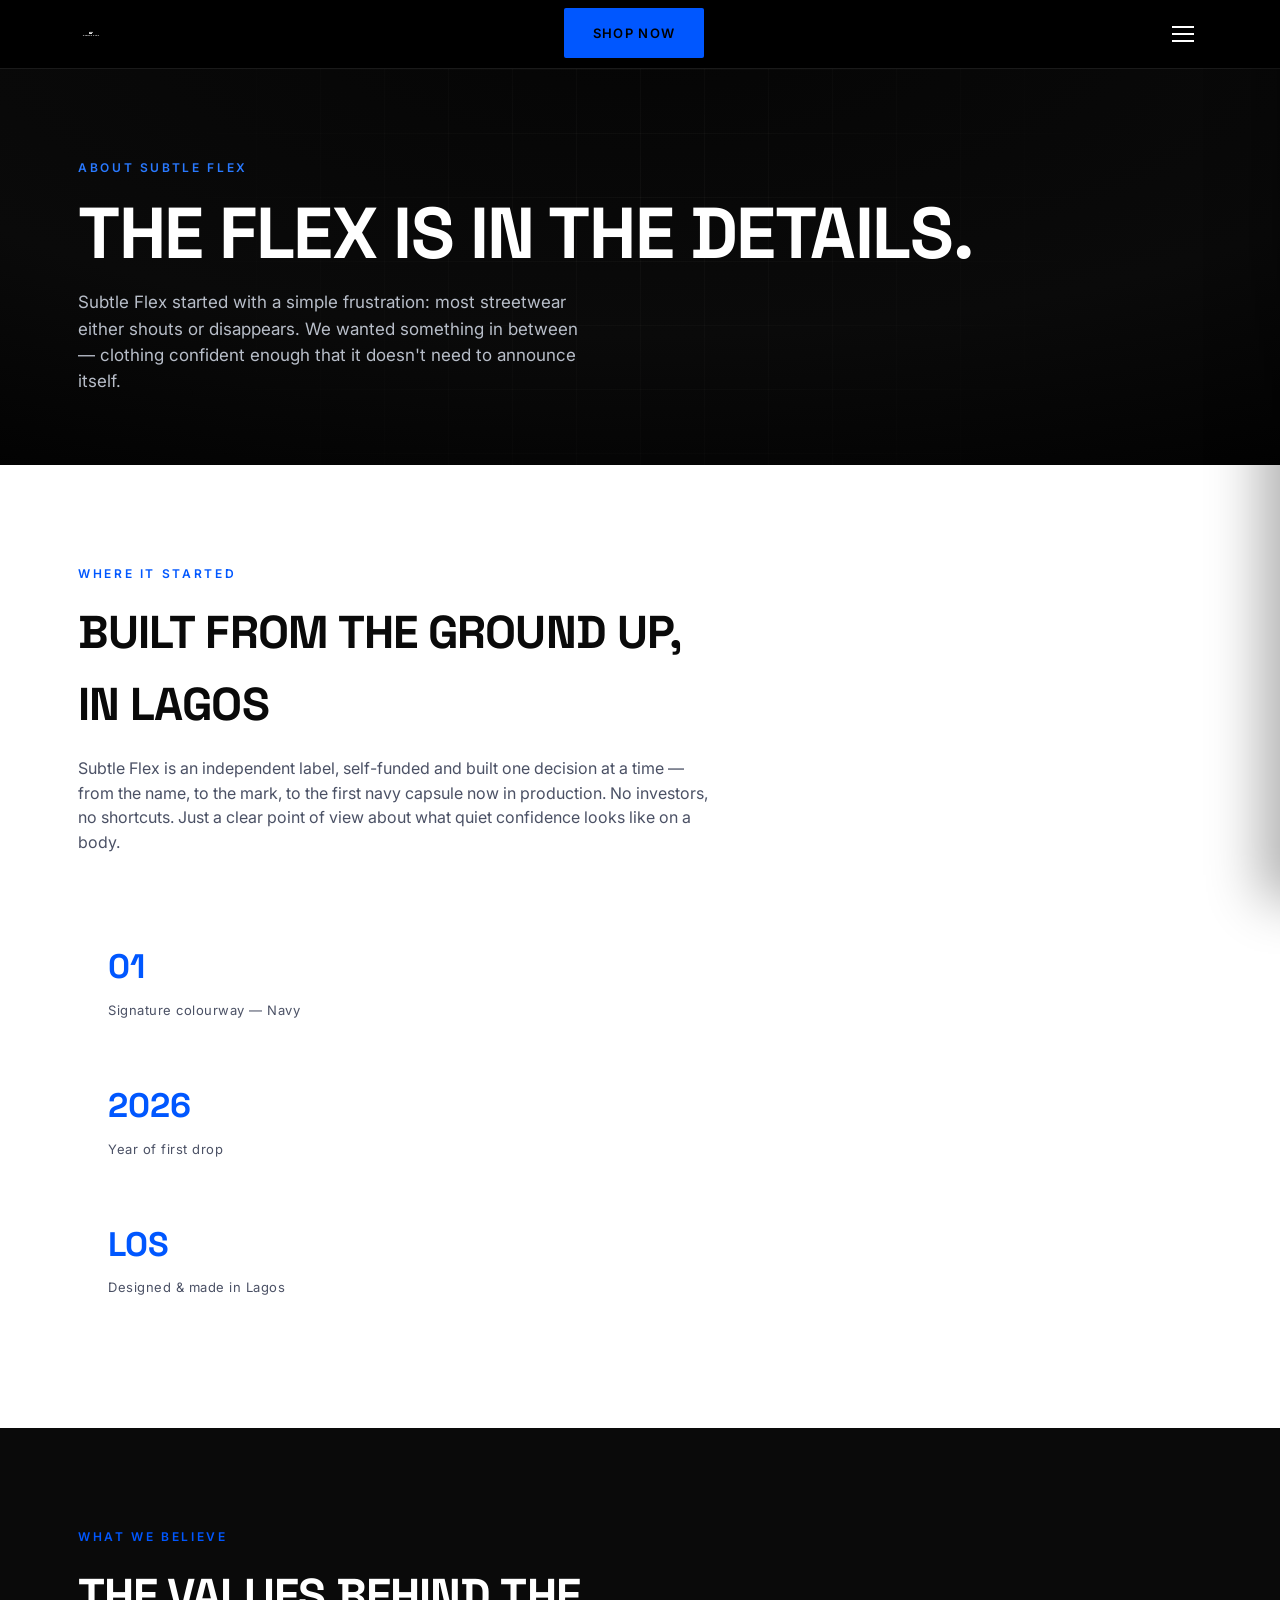
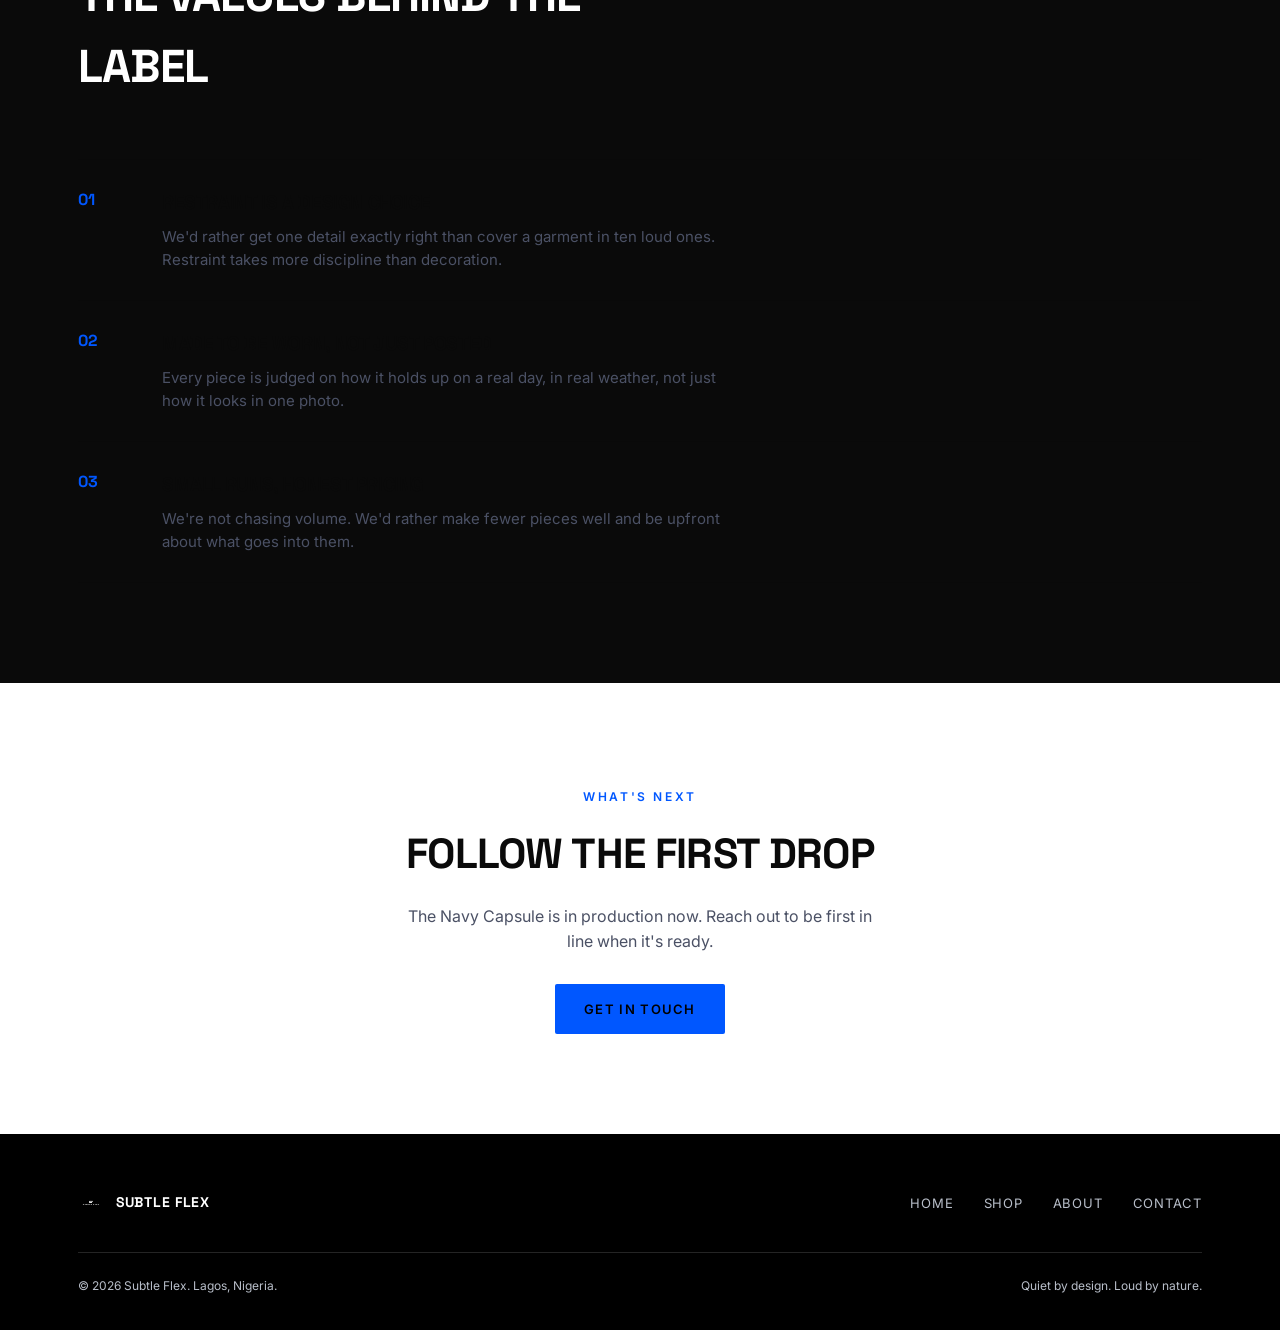
<file: about-1.html>
<!DOCTYPE html>
<html lang="en">
<head>
<meta charset="UTF-8">
<meta name="viewport" content="width=device-width, initial-scale=1.0">
<title>About — Subtle Flex</title>
<meta name="description" content="The story behind Subtle Flex — a Lagos-based streetwear label built on understated confidence.">
<link rel="stylesheet" href="styles.css">
</head>
<body>

<nav class="site-nav">
  <div class="wrap">
    <div class="nav-pill">
      <a href="index.html" class="brand-mark">
        <img src="assets/logo.jpg" alt="Subtle Flex logo">
      </a>
      <ul class="nav-links">
        <li><a href="index.html">Home</a></li>
        <li><a href="shop.html">Shop</a></li>
        <li><a href="about.html" class="active">About</a></li>
        <li><a href="contact.html">Contact</a></li>
      </ul>
      <a href="shop.html" class="btn btn-primary nav-cta">Shop Now</a>
      <button class="nav-toggle" aria-label="Toggle menu"><span></span><span></span><span></span></button>

    </div>
  </div>
</nav>

<header class="hero" style="padding:90px 0 70px;">
  <div class="wrap">
    <span class="eyebrow">About Subtle Flex</span>
    <h1 style="font-size:clamp(38px,7vw,72px);">The flex is in the details.</h1>
    <p class="lede">Subtle Flex started with a simple frustration: most streetwear either shouts or disappears. We wanted something in between — clothing confident enough that it doesn't need to announce itself.</p>
  </div>
</header>

<section>
  <div class="wrap">
    <div class="section-head">
      <span class="eyebrow">Where it started</span>
      <h2>Built from the ground up, in Lagos</h2>
      <p>Subtle Flex is an independent label, self-funded and built one decision at a time — from the name, to the mark, to the first navy capsule now in production. No investors, no shortcuts. Just a clear point of view about what quiet confidence looks like on a body.</p>
    </div>

    <div class="stat-row">
      <div class="stat">
        <div class="num">01</div>
        <div class="label">Signature colourway — Navy</div>
      </div>
      <div class="stat">
        <div class="num">2026</div>
        <div class="label">Year of first drop</div>
      </div>
      <div class="stat">
        <div class="num">LOS</div>
        <div class="label">Designed & made in Lagos</div>
      </div>
    </div>
  </div>
</section>

<section class="section-dark">
  <div class="wrap">
    <div class="section-head">
      <span class="eyebrow">What we believe</span>
      <h2>The values behind the label</h2>
    </div>
    <div class="value-list">
      <div class="value-row">
        <span class="num">01</span>
        <div>
          <h3>Restraint is a design choice</h3>
          <p>We'd rather get one detail exactly right than cover a garment in ten loud ones. Restraint takes more discipline than decoration.</p>
        </div>
      </div>
      <div class="value-row">
        <span class="num">02</span>
        <div>
          <h3>Made to be worn, not just posted</h3>
          <p>Every piece is judged on how it holds up on a real day, in real weather, not just how it looks in one photo.</p>
        </div>
      </div>
      <div class="value-row">
        <span class="num">03</span>
        <div>
          <h3>Small runs, honest pricing</h3>
          <p>We're not chasing volume. We'd rather make fewer pieces well and be upfront about what goes into them.</p>
        </div>
      </div>
    </div>
  </div>
</section>

<section>
  <div class="wrap" style="text-align:center;">
    <span class="eyebrow">What's next</span>
    <h2 style="margin-top:14px; font-size:clamp(28px,4vw,42px); text-transform:uppercase;">Follow the first drop</h2>
    <p style="color:#4B5165; max-width:480px; margin:18px auto 30px;">The Navy Capsule is in production now. Reach out to be first in line when it's ready.</p>
    <a href="contact.html" class="btn btn-primary">Get in touch</a>
  </div>
</section>

<footer>
  <div class="wrap">
    <div class="footer-top">
      <a href="index.html" class="footer-brand">
        <img src="assets/logo.jpg" alt="Subtle Flex logo">
        <span>Subtle Flex</span>
      </a>
      <ul class="footer-links">
        <li><a href="index.html">Home</a></li>
        <li><a href="shop.html">Shop</a></li>
        <li><a href="about.html">About</a></li>
        <li><a href="contact.html">Contact</a></li>
      </ul>
    </div>
    <div class="footer-bottom">
      <span>&copy; 2026 Subtle Flex. Lagos, Nigeria.</span>
      <span>Quiet by design. Loud by nature.</span>
    </div>
  </div>
</footer>

<script src="script.js"></script>
</body>
</html>
</file>
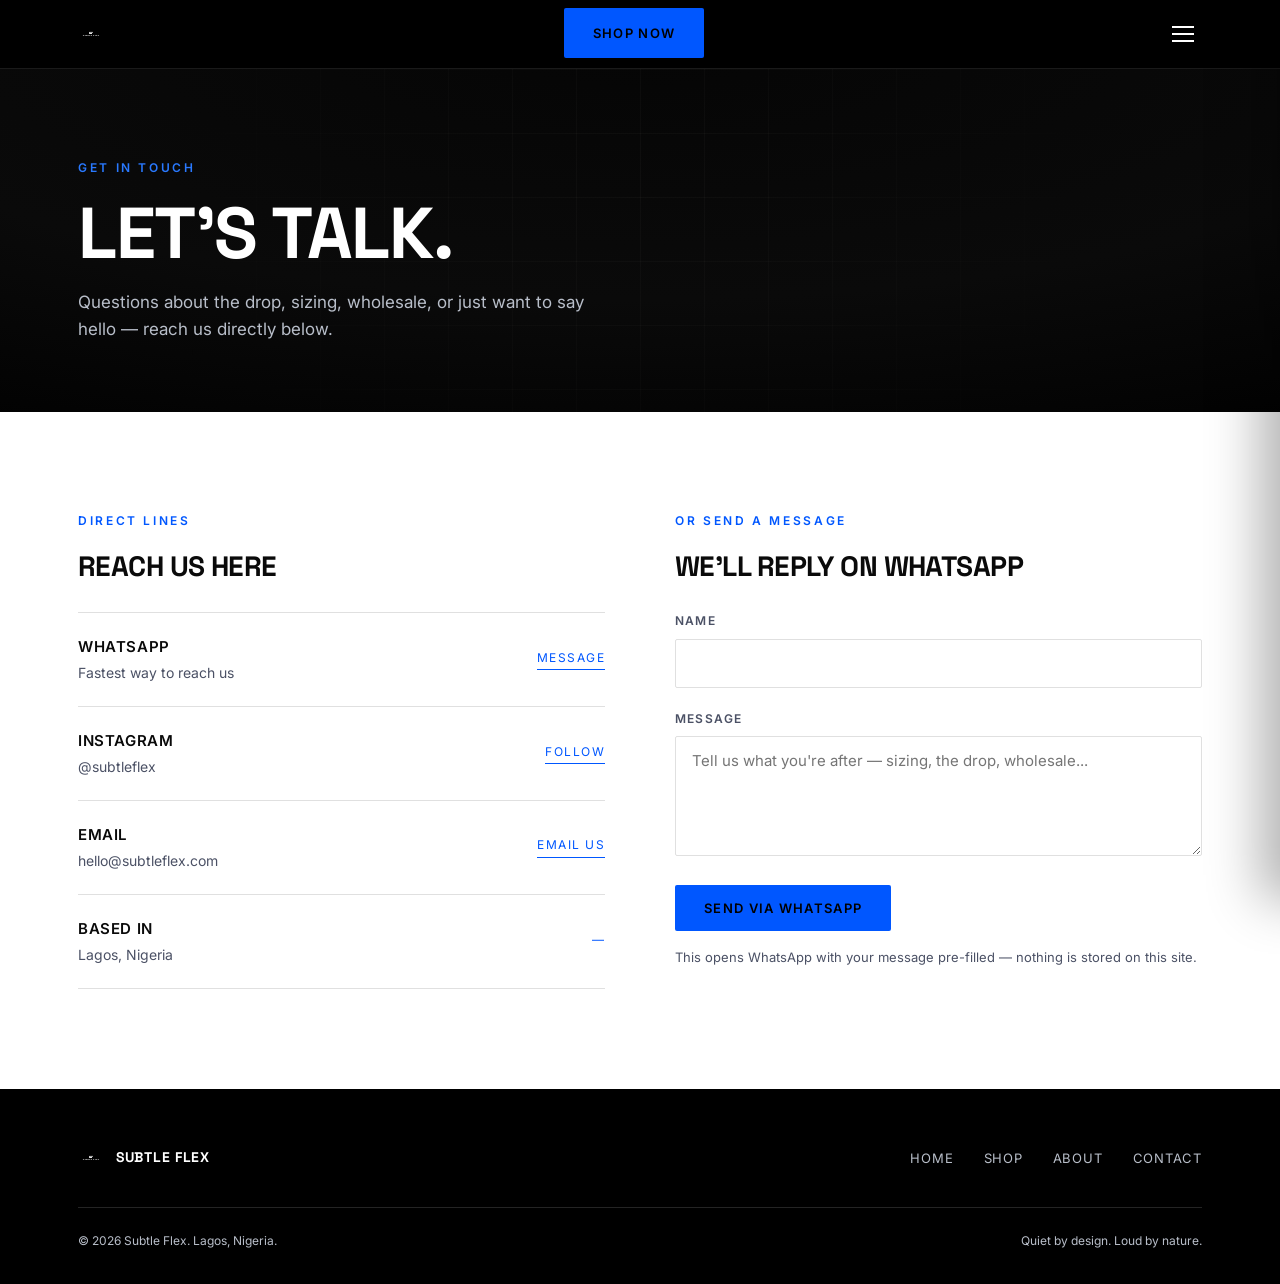
<file: contact-1.html>
<!DOCTYPE html>
<html lang="en">
<head>
<meta charset="UTF-8">
<meta name="viewport" content="width=device-width, initial-scale=1.0">
<title>Contact — Subtle Flex</title>
<meta name="description" content="Get in touch with Subtle Flex — reach us on WhatsApp, Instagram, or by email.">
<link rel="stylesheet" href="styles.css">
</head>
<body>

<nav class="site-nav">
  <div class="wrap">
    <div class="nav-pill">
      <a href="index.html" class="brand-mark">
        <img src="assets/logo.jpg" alt="Subtle Flex logo">
      </a>
      <ul class="nav-links">
        <li><a href="index.html">Home</a></li>
        <li><a href="shop.html">Shop</a></li>
        <li><a href="about.html">About</a></li>
        <li><a href="contact.html" class="active">Contact</a></li>
      </ul>
      <a href="shop.html" class="btn btn-primary nav-cta">Shop Now</a>
      <button class="nav-toggle" aria-label="Toggle menu"><span></span><span></span><span></span></button>

    </div>
  </div>
</nav>

<header class="hero" style="padding:90px 0 70px;">
  <div class="wrap">
    <span class="eyebrow">Get in touch</span>
    <h1 style="font-size:clamp(38px,7vw,72px);">Let's talk.</h1>
    <p class="lede">Questions about the drop, sizing, wholesale, or just want to say hello — reach us directly below.</p>
  </div>
</header>

<section>
  <div class="wrap contact-grid">
    <div>
      <div class="section-head" style="margin-bottom:24px;">
        <span class="eyebrow">Direct lines</span>
        <h2 style="font-size:28px;">Reach us here</h2>
      </div>
      <div class="channel">
        <div>
          <div class="name">WhatsApp</div>
          <div class="detail">Fastest way to reach us</div>
        </div>
        <a class="go" href="https://wa.me/2340000000000" target="_blank" rel="noopener">Message</a>
      </div>
      <div class="channel">
        <div>
          <div class="name">Instagram</div>
          <div class="detail">@subtleflex</div>
        </div>
        <a class="go" href="https://instagram.com/subtleflex" target="_blank" rel="noopener">Follow</a>
      </div>
      <div class="channel">
        <div>
          <div class="name">Email</div>
          <div class="detail">hello@subtleflex.com</div>
        </div>
        <a class="go" href="mailto:hello@subtleflex.com">Email us</a>
      </div>
      <div class="channel">
        <div>
          <div class="name">Based in</div>
          <div class="detail">Lagos, Nigeria</div>
        </div>
        <span class="go" style="border:none; cursor:default;">—</span>
      </div>
    </div>

    <div>
      <div class="section-head" style="margin-bottom:24px;">
        <span class="eyebrow">Or send a message</span>
        <h2 style="font-size:28px;">We'll reply on WhatsApp</h2>
      </div>
      <form id="contact-form">
        <div class="field">
          <label for="name">Name</label>
          <input type="text" id="name" name="name" required>
        </div>
        <div class="field">
          <label for="message">Message</label>
          <textarea id="message" name="message" required placeholder="Tell us what you're after — sizing, the drop, wholesale..."></textarea>
        </div>
        <button type="submit" class="btn btn-primary">Send via WhatsApp</button>
        <p class="form-note">This opens WhatsApp with your message pre-filled — nothing is stored on this site.</p>
      </form>
    </div>
  </div>
</section>

<footer>
  <div class="wrap">
    <div class="footer-top">
      <a href="index.html" class="footer-brand">
        <img src="assets/logo.jpg" alt="Subtle Flex logo">
        <span>Subtle Flex</span>
      </a>
      <ul class="footer-links">
        <li><a href="index.html">Home</a></li>
        <li><a href="shop.html">Shop</a></li>
        <li><a href="about.html">About</a></li>
        <li><a href="contact.html">Contact</a></li>
      </ul>
    </div>
    <div class="footer-bottom">
      <span>&copy; 2026 Subtle Flex. Lagos, Nigeria.</span>
      <span>Quiet by design. Loud by nature.</span>
    </div>
  </div>
</footer>

<script src="script.js"></script>
</body>
</html>
</file>
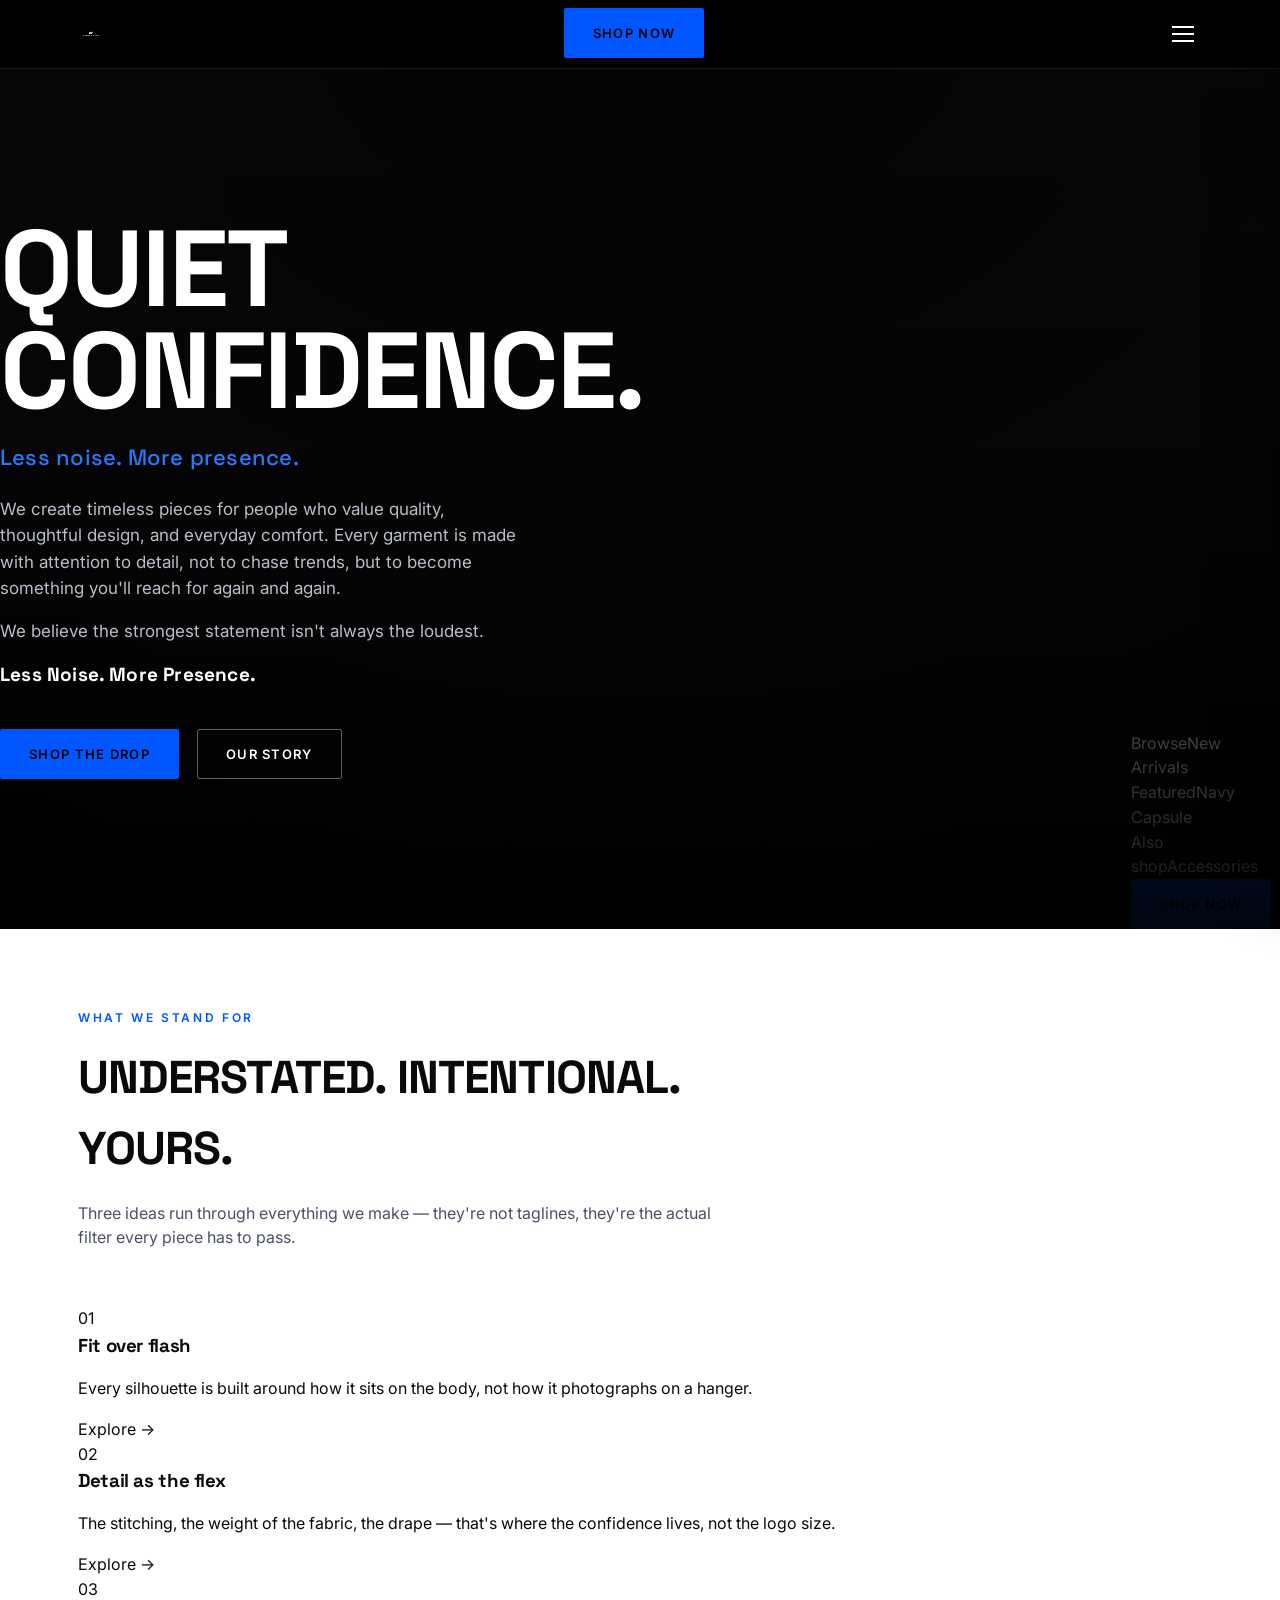
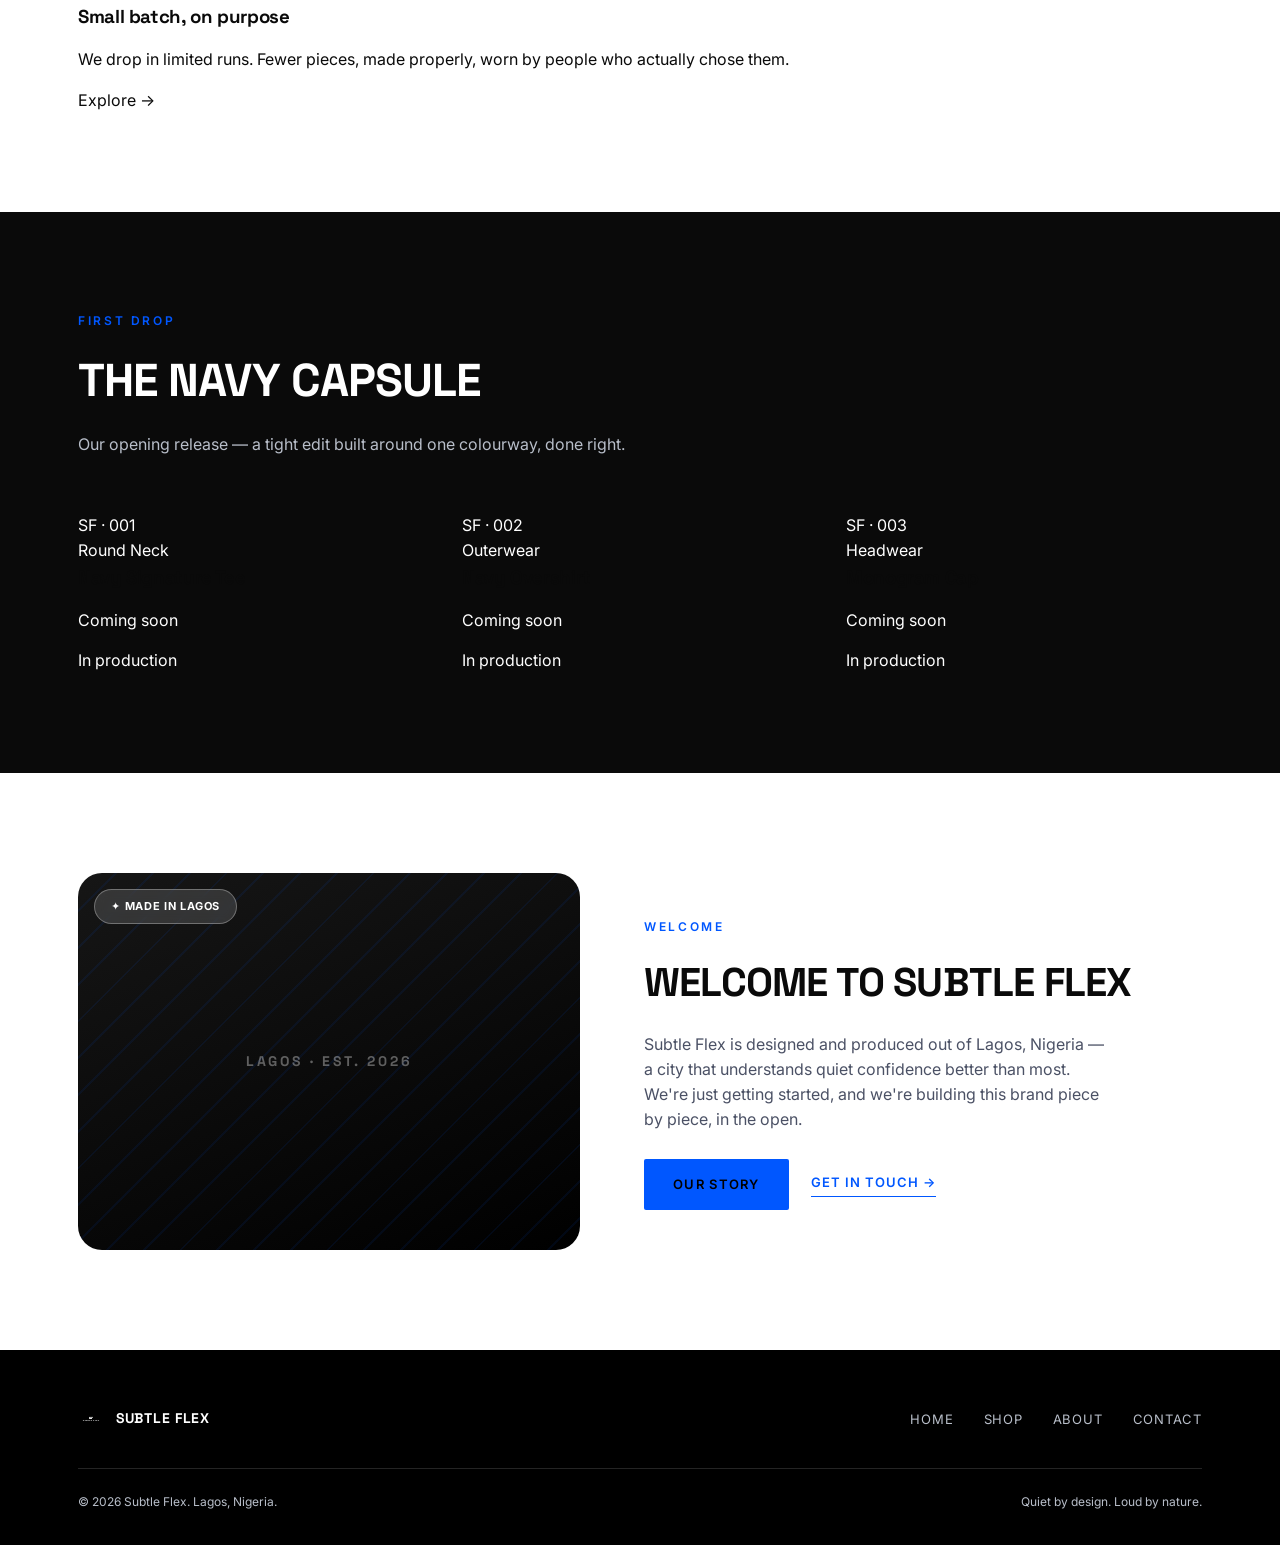
<file: inde.html>
<!DOCTYPE html>
<html lang="en">
<head>
<meta charset="UTF-8">
<meta name="viewport" content="width=device-width, initial-scale=1.0">
<title>Subtle Flex — Quiet by Design, Loud by Nature</title>
<meta name="description" content="Subtle Flex is a Lagos-based streetwear label built on understated confidence — clean silhouettes, considered details.">
<link rel="stylesheet" href="styles.css">
</head>
<body>

<nav class="site-nav">
  <div class="wrap">
    <div class="nav-pill">
      <a href="index.html" class="brand-mark">
        <img src="assets/logo.jpg" alt="Subtle Flex logo">
      </a>
      <ul class="nav-links">
        <li><a href="index.html" class="active">Home</a></li>
        <li><a href="shop.html">Shop</a></li>
        <li><a href="about.html">About</a></li>
        <li><a href="contact.html">Contact</a></li>
      </ul>
      <a href="shop.html" class="btn btn-primary nav-cta">Shop Now</a>
      <button class="nav-toggle" aria-label="Toggle menu"><span></span><span></span><span></span></button>
    </div>
  </div>
</nav>

<header class="hero hero-slideshow">
  <div class="hero-bg">
    <div class="hero-slide slide-1"><span class="mono">SF · 001 — NAVY SIGNATURE TEE</span></div>
    <div class="hero-slide slide-2"><span class="mono">SF · 002 — NAVY OVERSHIRT</span></div>
    <div class="hero-slide slide-3"><span class="mono">SF · 003 — MONOGRAM CAP</span></div>
  </div>
  <div class="hero-overlay"></div>
  <div class="wrap hero-content">
    <h1>Quiet<br>Confidence.</h1>
    <p class="hero-tagline">Less noise. More presence.</p>
    <p class="lede">We create timeless pieces for people who value quality, thoughtful design, and everyday comfort. Every garment is made with attention to detail, not to chase trends, but to become something you'll reach for again and again.</p>
    <p class="lede">We believe the strongest statement isn't always the loudest.</p>
    <p class="lede lede-strong">Less Noise. More Presence.</p>
    <div class="hero-actions">
      <a href="shop.html" class="btn btn-primary">Shop the drop</a>
      <a href="about.html" class="btn btn-ghost-light">Our story</a>
    </div>
  </div>
  <div class="hero-pill">
    <div class="pill-item"><span class="pill-label">Browse</span><span class="pill-value">New Arrivals</span></div>
    <div class="pill-divider"></div>
    <div class="pill-item"><span class="pill-label">Featured</span><span class="pill-value">Navy Capsule</span></div>
    <div class="pill-divider"></div>
    <div class="pill-item pill-item-hide-mobile"><span class="pill-label">Also shop</span><span class="pill-value">Accessories</span></div>
    <a href="shop.html" class="btn btn-primary pill-cta">Shop Now</a>
  </div>
</header>

<section class="section-pillars">
  <div class="wrap">
    <div class="section-head">
      <span class="eyebrow">What we stand for</span>
      <h2>Understated. Intentional. Yours.</h2>
      <p>Three ideas run through everything we make — they're not taglines, they're the actual filter every piece has to pass.</p>
    </div>
    <div class="pillars">
      <div class="pillar-card">
        <div class="pillar-media"><span class="mono">01</span></div>
        <div class="pillar-body">
          <h3>Fit over flash</h3>
          <p>Every silhouette is built around how it sits on the body, not how it photographs on a hanger.</p>
          <a href="shop.html" class="pillar-link">Explore &rarr;</a>
        </div>
      </div>
      <div class="pillar-card">
        <div class="pillar-media"><span class="mono">02</span></div>
        <div class="pillar-body">
          <h3>Detail as the flex</h3>
          <p>The stitching, the weight of the fabric, the drape — that's where the confidence lives, not the logo size.</p>
          <a href="shop.html" class="pillar-link">Explore &rarr;</a>
        </div>
      </div>
      <div class="pillar-card">
        <div class="pillar-media"><span class="mono">03</span></div>
        <div class="pillar-body">
          <h3>Small batch, on purpose</h3>
          <p>We drop in limited runs. Fewer pieces, made properly, worn by people who actually chose them.</p>
          <a href="shop.html" class="pillar-link">Explore &rarr;</a>
        </div>
      </div>
    </div>
  </div>
</section>

<section class="section-dark">
  <div class="wrap">
    <div class="section-head">
      <span class="eyebrow">First drop</span>
      <h2>The Navy Capsule</h2>
      <p>Our opening release — a tight edit built around one colourway, done right.</p>
    </div>
    <div class="grid-shop">
      <div class="card">
        <div class="card-inner">
          <div class="card-media"><span class="mono">SF · 001</span></div>
          <div class="card-body">
            <span class="tag">Round Neck</span>
            <h3>Navy Signature Tee</h3>
            <p class="price">Coming soon</p>
            <span class="status">In production</span>
          </div>
        </div>
      </div>
      <div class="card">
        <div class="card-inner">
          <div class="card-media"><span class="mono">SF · 002</span></div>
          <div class="card-body">
            <span class="tag">Outerwear</span>
            <h3>Navy Overshirt</h3>
            <p class="price">Coming soon</p>
            <span class="status">In production</span>
          </div>
        </div>
      </div>
      <div class="card">
        <div class="card-inner">
          <div class="card-media"><span class="mono">SF · 003</span></div>
          <div class="card-body">
            <span class="tag">Headwear</span>
            <h3>Monogram Cap</h3>
            <p class="price">Coming soon</p>
            <span class="status">In production</span>
          </div>
        </div>
      </div>
    </div>
  </div>
</section>

<section class="section-welcome">
  <div class="wrap welcome-grid">
    <div class="welcome-media">
      <div class="welcome-image"><span class="mono">LAGOS · EST. 2026</span></div>
      <div class="welcome-badge">
        <span class="welcome-badge-icon">&#10022;</span>
        <span>Made in Lagos</span>
      </div>
    </div>
    <div class="welcome-copy">
      <span class="eyebrow">Welcome</span>
      <h2>Welcome to Subtle Flex</h2>
      <p>Subtle Flex is designed and produced out of Lagos, Nigeria — a city that understands quiet confidence better than most. We're just getting started, and we're building this brand piece by piece, in the open.</p>
      <div class="welcome-actions">
        <a href="about.html" class="btn btn-primary">Our story</a>
        <a href="contact.html" class="btn-textlink">Get in touch &rarr;</a>
      </div>
    </div>
  </div>
</section>

<footer>
  <div class="wrap">
    <div class="footer-top">
      <a href="index.html" class="footer-brand">
        <img src="assets/logo.jpg" alt="Subtle Flex logo">
        <span>Subtle Flex</span>
      </a>
      <ul class="footer-links">
        <li><a href="index.html">Home</a></li>
        <li><a href="shop.html">Shop</a></li>
        <li><a href="about.html">About</a></li>
        <li><a href="contact.html">Contact</a></li>
      </ul>
    </div>
    <div class="footer-bottom">
      <span>&copy; 2026 Subtle Flex. Lagos, Nigeria.</span>
      <span>Quiet by design. Loud by nature.</span>
    </div>
  </div>
</footer>

<script src="script.js"></script>
</body>
</html>
</file>
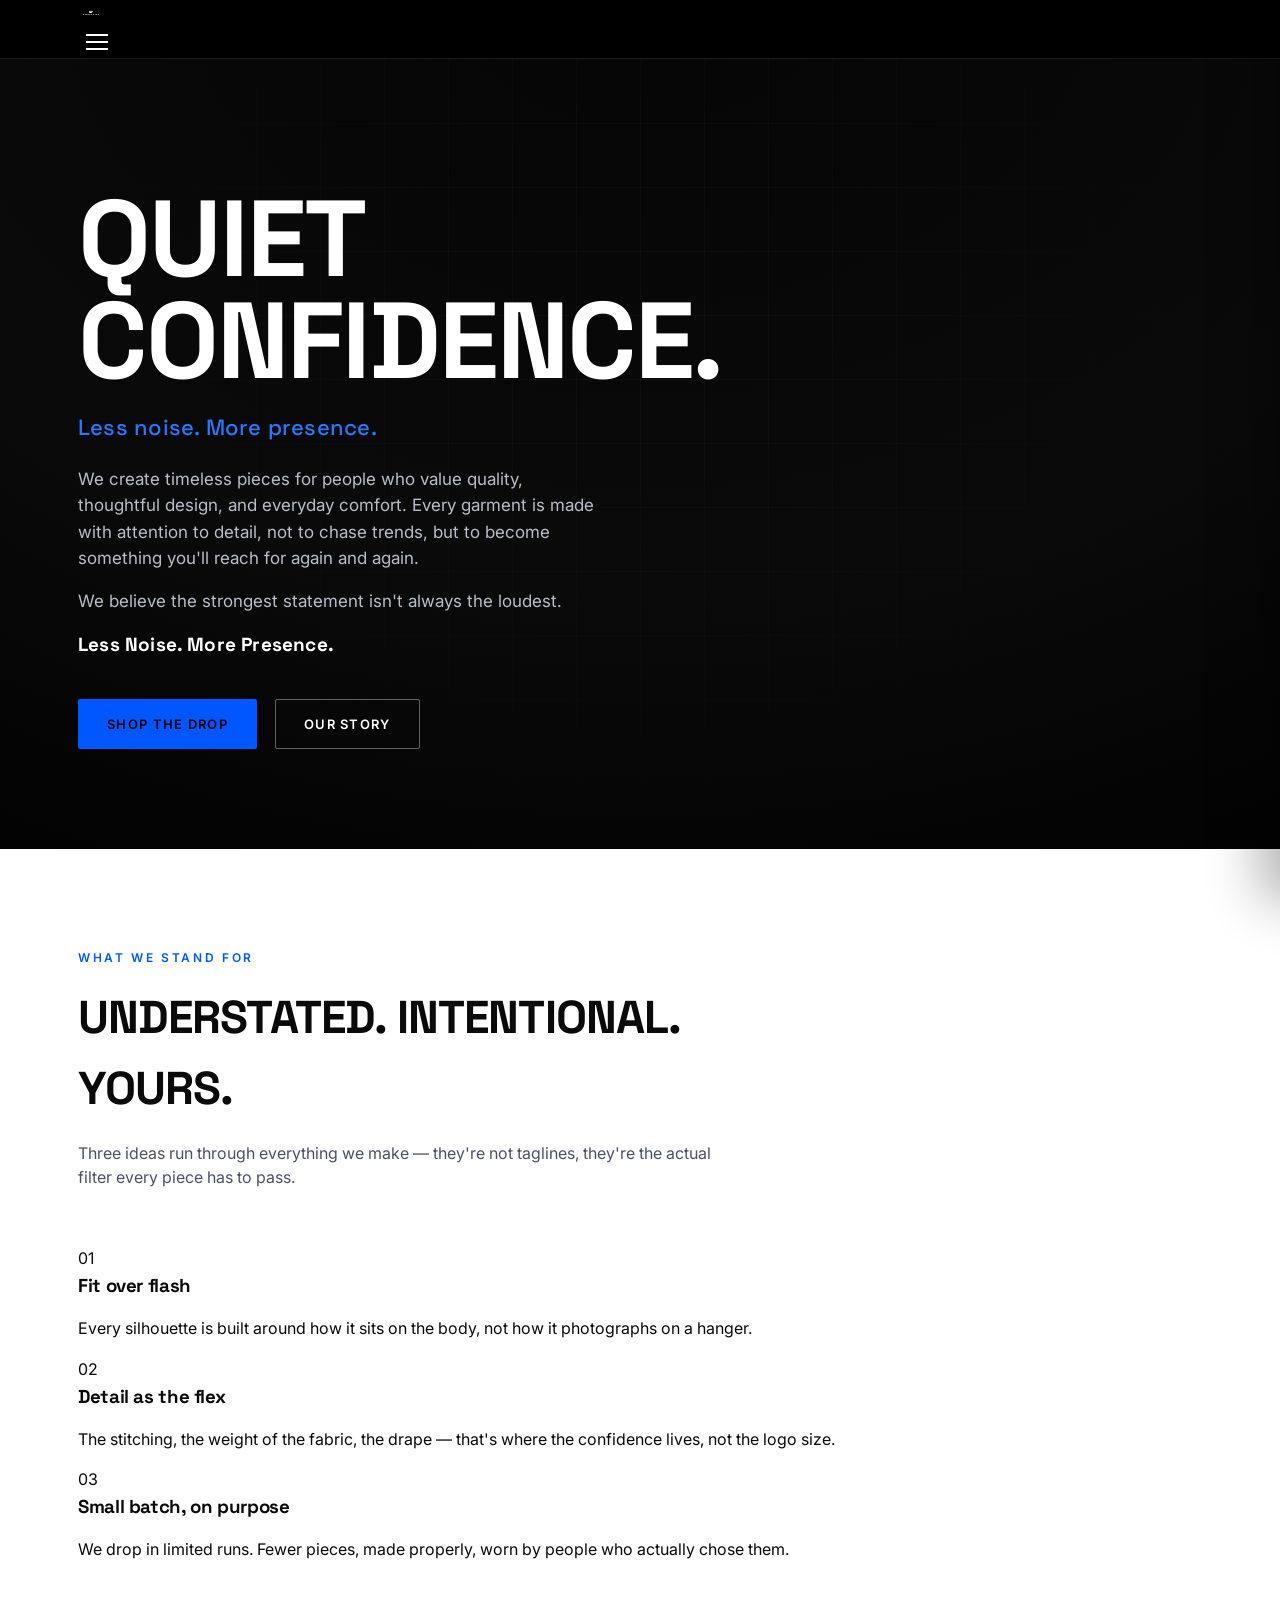
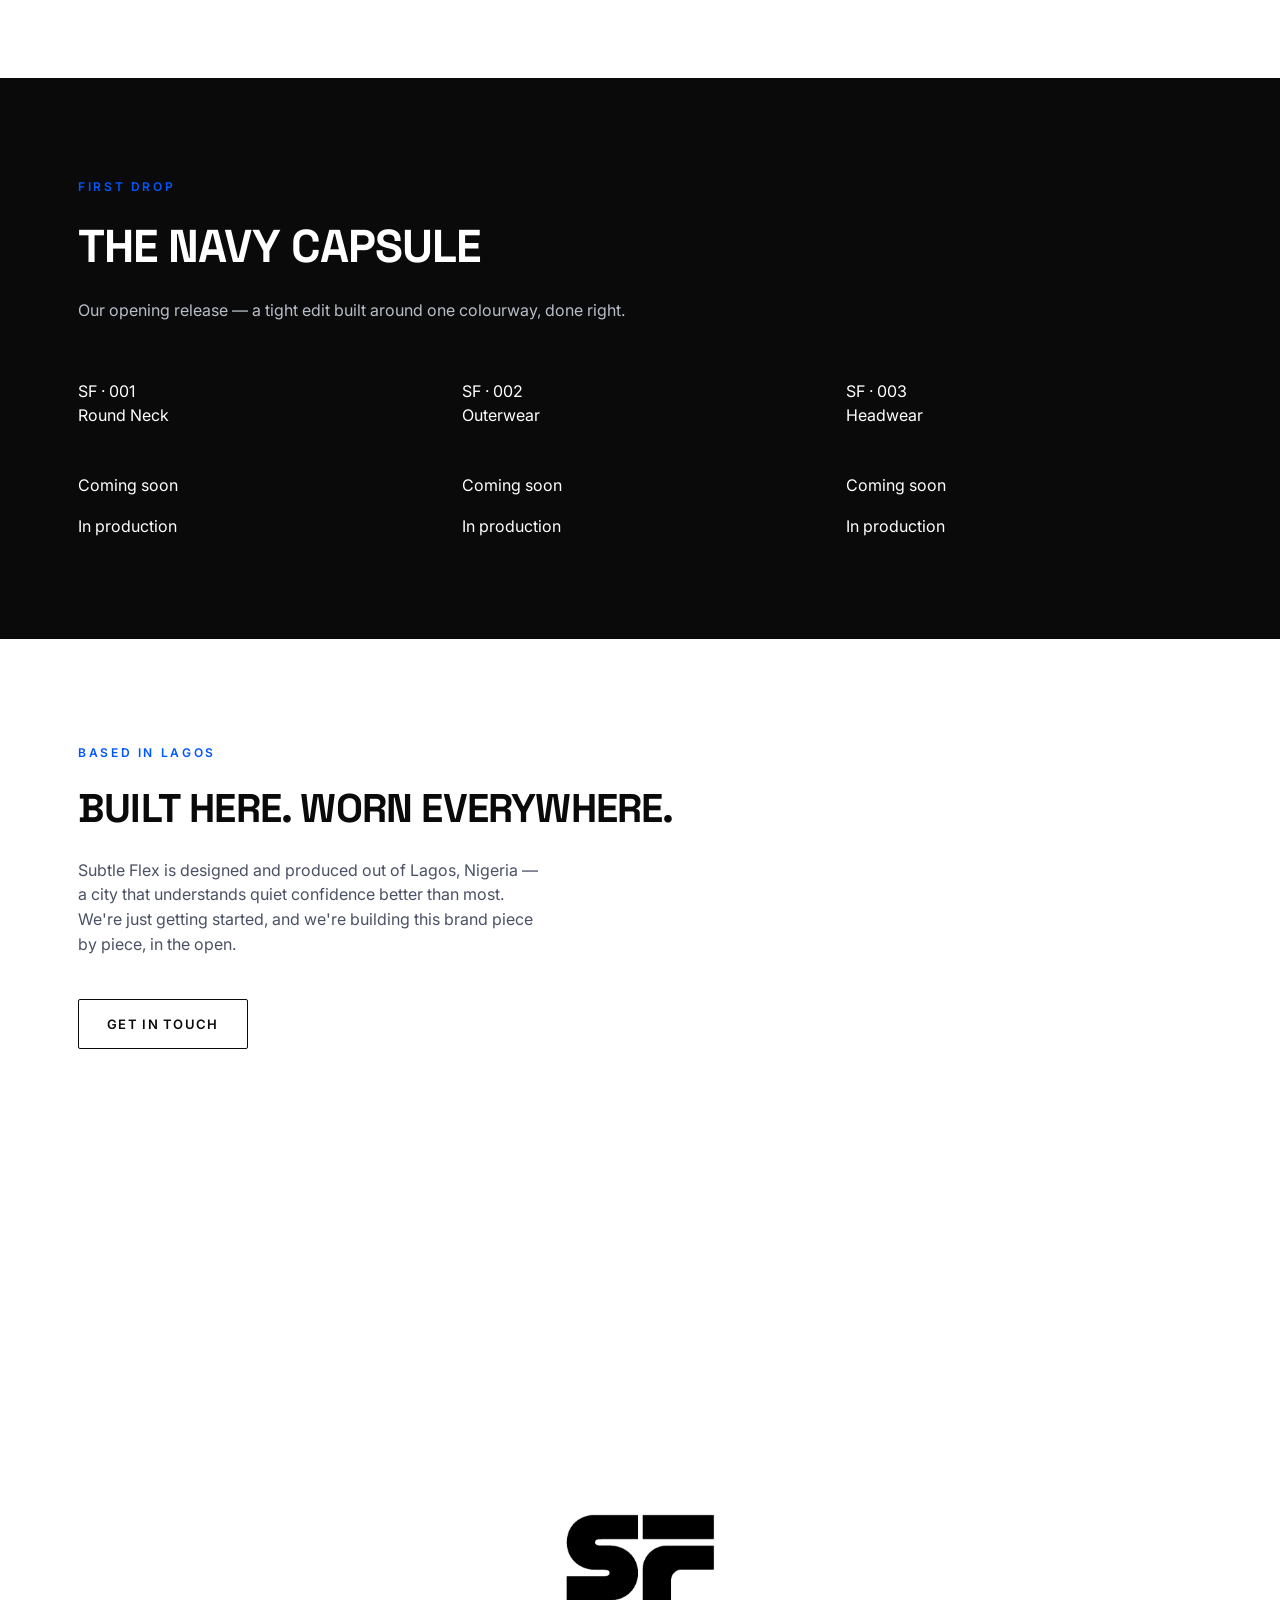
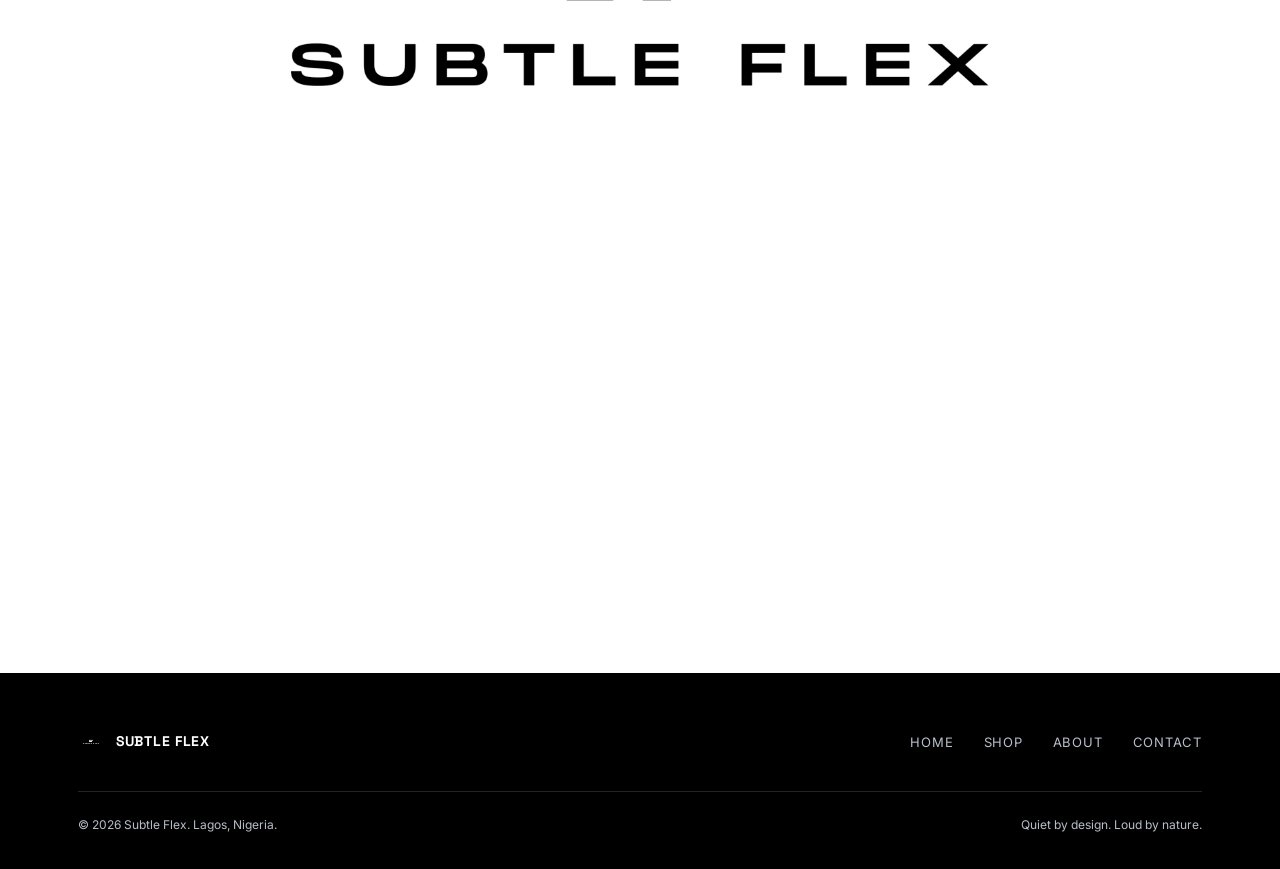
<file: index-2.html>
<!DOCTYPE html>
<html lang="en">
<head>
<meta charset="UTF-8">
<meta name="viewport" content="width=device-width, initial-scale=1.0">
<title>Subtle Flex — Quiet by Design, Loud by Nature</title>
<meta name="description" content="Subtle Flex is a Lagos-based streetwear label built on understated confidence — clean silhouettes, considered details.">
<link rel="stylesheet" href="styles.css">
</head>
<body>

<nav class="site-nav">
  <div class="wrap">
    <a href="index.html" class="brand-mark">
      <img src="assets/logo.jpg" alt="Subtle Flex logo">
    </a>
    <ul class="nav-links">
      <li><a href="index.html" class="active">Home</a></li>
      <li><a href="shop.html">Shop</a></li>
      <li><a href="about.html">About</a></li>
      <li><a href="contact.html">Contact</a></li>
    </ul>
    <button class="nav-toggle" aria-label="Toggle menu"><span></span><span></span><span></span></button>
  </div>
</nav>

<header class="hero">
  <div class="wrap">
    <h1>Quiet<br>Confidence.</h1>
    <p class="hero-tagline">Less noise. More presence.</p>
    <p class="lede">We create timeless pieces for people who value quality, thoughtful design, and everyday comfort. Every garment is made with attention to detail, not to chase trends, but to become something you'll reach for again and again.</p>
    <p class="lede">We believe the strongest statement isn't always the loudest.</p>
    <p class="lede lede-strong">Less Noise. More Presence.</p>
    <div class="hero-actions">
      <a href="shop.html" class="btn btn-primary">Shop the drop</a>
      <a href="about.html" class="btn btn-ghost-light">Our story</a>
    </div>
  </div>
</header>

<section>
  <div class="wrap">
    <div class="section-head">
      <span class="eyebrow">What we stand for</span>
      <h2>Understated. Intentional. Yours.</h2>
      <p>Three ideas run through everything we make — they're not taglines, they're the actual filter every piece has to pass.</p>
    </div>
    <div class="pillars">
      <div class="pillar">
        <span class="num">01</span>
        <h3>Fit over flash</h3>
        <p>Every silhouette is built around how it sits on the body, not how it photographs on a hanger.</p>
      </div>
      <div class="pillar">
        <span class="num">02</span>
        <h3>Detail as the flex</h3>
        <p>The stitching, the weight of the fabric, the drape — that's where the confidence lives, not the logo size.</p>
      </div>
      <div class="pillar">
        <span class="num">03</span>
        <h3>Small batch, on purpose</h3>
        <p>We drop in limited runs. Fewer pieces, made properly, worn by people who actually chose them.</p>
      </div>
    </div>
  </div>
</section>

<section class="section-dark">
  <div class="wrap">
    <div class="section-head">
      <span class="eyebrow">First drop</span>
      <h2>The Navy Capsule</h2>
      <p>Our opening release — a tight edit built around one colourway, done right.</p>
    </div>
    <div class="grid-shop">
      <div class="card">
        <div class="card-inner">
          <div class="card-media"><span class="mono">SF · 001</span></div>
          <div class="card-body">
            <span class="tag">Round Neck</span>
            <h3>Navy Signature Tee</h3>
            <p class="price">Coming soon</p>
            <span class="status">In production</span>
          </div>
        </div>
      </div>
      <div class="card">
        <div class="card-inner">
          <div class="card-media"><span class="mono">SF · 002</span></div>
          <div class="card-body">
            <span class="tag">Outerwear</span>
            <h3>Navy Overshirt</h3>
            <p class="price">Coming soon</p>
            <span class="status">In production</span>
          </div>
        </div>
      </div>
      <div class="card">
        <div class="card-inner">
          <div class="card-media"><span class="mono">SF · 003</span></div>
          <div class="card-body">
            <span class="tag">Headwear</span>
            <h3>Monogram Cap</h3>
            <p class="price">Coming soon</p>
            <span class="status">In production</span>
          </div>
        </div>
      </div>
    </div>
  </div>
</section>

<section>
  <div class="wrap about-hero">
    <div>
      <span class="eyebrow">Based in Lagos</span>
      <h2 style="font-size:clamp(28px,3.6vw,40px); text-transform:uppercase; margin-top:14px;">Built here. Worn everywhere.</h2>
      <p style="color:#4B5165; margin-top:18px; max-width:460px;">Subtle Flex is designed and produced out of Lagos, Nigeria — a city that understands quiet confidence better than most. We're just getting started, and we're building this brand piece by piece, in the open.</p>
      <a href="contact.html" class="btn btn-ghost" style="margin-top:26px;">Get in touch</a>
    </div>
    <div class="figure">
      <img src="assets/logo.jpg" alt="">
    </div>
  </div>
</section>

<footer>
  <div class="wrap">
    <div class="footer-top">
      <a href="index.html" class="footer-brand">
        <img src="assets/logo.jpg" alt="Subtle Flex logo">
        <span>Subtle Flex</span>
      </a>
      <ul class="footer-links">
        <li><a href="index.html">Home</a></li>
        <li><a href="shop.html">Shop</a></li>
        <li><a href="about.html">About</a></li>
        <li><a href="contact.html">Contact</a></li>
      </ul>
    </div>
    <div class="footer-bottom">
      <span>&copy; 2026 Subtle Flex. Lagos, Nigeria.</span>
      <span>Quiet by design. Loud by nature.</span>
    </div>
  </div>
</footer>

<script src="script.js"></script>
</body>
</html>
</file>
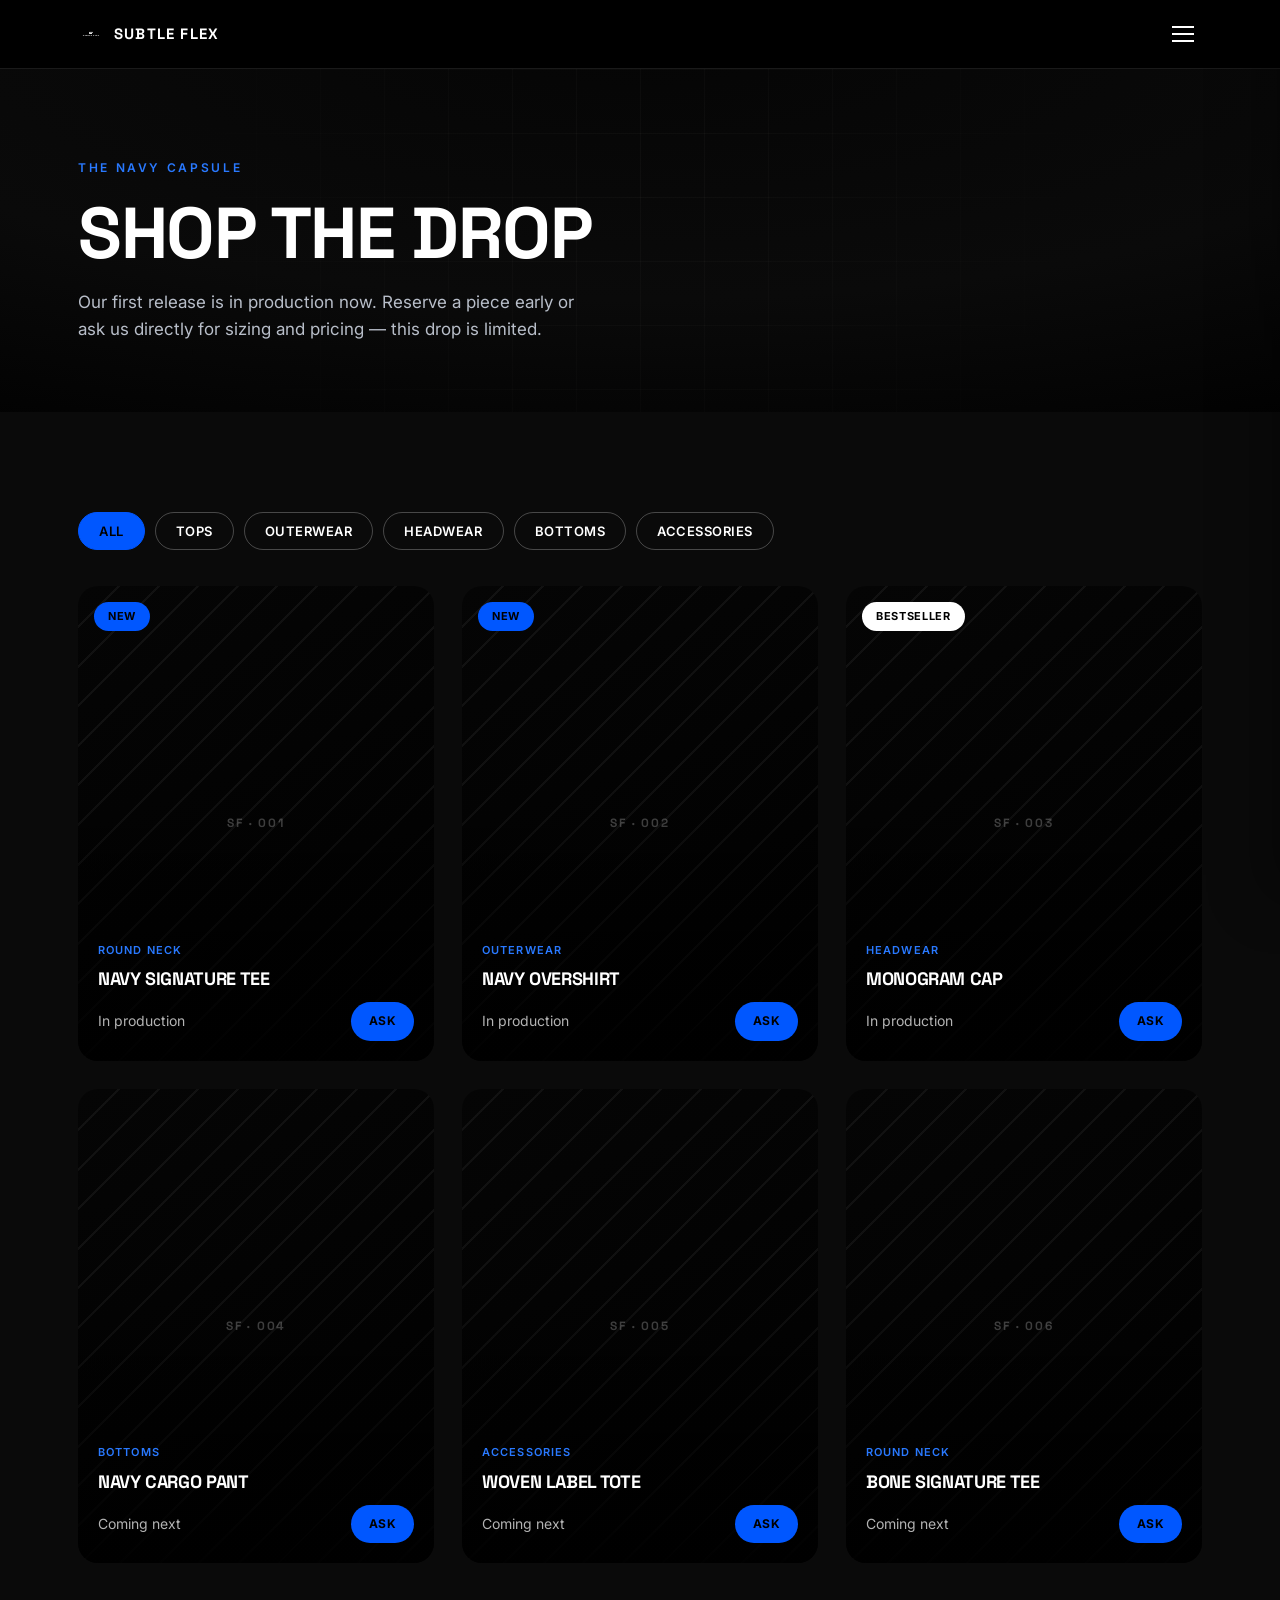
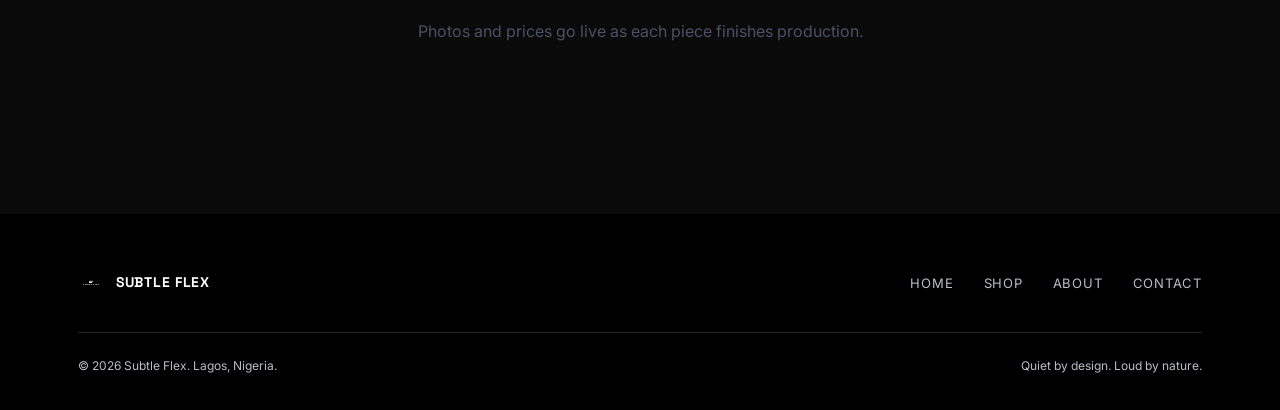
<file: shop (1).html>
<!DOCTYPE html>
<html lang="en">
<head>
<meta charset="UTF-8">
<meta name="viewport" content="width=device-width, initial-scale=1.0">
<title>Shop — Subtle Flex</title>
<meta name="description" content="Browse the Subtle Flex Navy Capsule — clean streetwear essentials, dropping soon out of Lagos.">
<link rel="stylesheet" href="styles.css">
</head>
<body>

<nav class="site-nav">
  <div class="wrap">
    <div class="nav-pill">
      <a href="index.html" class="brand-mark">
        <img src="assets/logo.jpg" alt="Subtle Flex logo">
        <span>Subtle Flex</span>
      </a>
      <button class="nav-toggle" aria-label="Toggle menu"><span></span><span></span><span></span></button>
    </div>
  </div>
</nav>
<div class="nav-scrim"></div>
<ul class="nav-links">
  <li><a href="index.html">Home</a></li>
  <li><a href="shop.html" class="active">Shop</a></li>
  <li><a href="about.html">About</a></li>
  <li><a href="contact.html">Contact</a></li>
  <li><a href="shop.html" class="btn btn-primary nav-cta">Shop Now</a></li>
</ul>

<header class="hero" style="padding:90px 0 70px;">
  <div class="wrap">
    <span class="eyebrow">The Navy Capsule</span>
    <h1 style="font-size:clamp(38px,7vw,72px);">Shop the drop</h1>
    <p class="lede">Our first release is in production now. Reserve a piece early or ask us directly for sizing and pricing — this drop is limited.</p>
  </div>
</header>

<section class="section-dark">
  <div class="wrap">
    <div class="filter-row">
      <button class="filter-pill active" data-filter="all">All</button>
      <button class="filter-pill" data-filter="tops">Tops</button>
      <button class="filter-pill" data-filter="outerwear">Outerwear</button>
      <button class="filter-pill" data-filter="headwear">Headwear</button>
      <button class="filter-pill" data-filter="bottoms">Bottoms</button>
      <button class="filter-pill" data-filter="accessories">Accessories</button>
    </div>
    <div class="grid-shop" id="shop-grid">
      <div class="p-card" data-category="tops">
        <div class="p-card-media"><span class="mono">SF · 001</span></div>
        <span class="p-badge p-badge-new">New</span>
        <div class="p-card-scrim"></div>
        <div class="p-card-overlay">
          <span class="p-tag">Round Neck</span>
          <h3>Navy Signature Tee</h3>
          <div class="p-card-footer">
            <span class="p-price">In production</span>
            <a href="contact.html" class="p-shop-btn">Ask</a>
          </div>
        </div>
      </div>
      <div class="p-card" data-category="outerwear">
        <div class="p-card-media"><span class="mono">SF · 002</span></div>
        <span class="p-badge p-badge-new">New</span>
        <div class="p-card-scrim"></div>
        <div class="p-card-overlay">
          <span class="p-tag">Outerwear</span>
          <h3>Navy Overshirt</h3>
          <div class="p-card-footer">
            <span class="p-price">In production</span>
            <a href="contact.html" class="p-shop-btn">Ask</a>
          </div>
        </div>
      </div>
      <div class="p-card" data-category="headwear">
        <div class="p-card-media"><span class="mono">SF · 003</span></div>
        <span class="p-badge p-badge-best">Bestseller</span>
        <div class="p-card-scrim"></div>
        <div class="p-card-overlay">
          <span class="p-tag">Headwear</span>
          <h3>Monogram Cap</h3>
          <div class="p-card-footer">
            <span class="p-price">In production</span>
            <a href="contact.html" class="p-shop-btn">Ask</a>
          </div>
        </div>
      </div>
      <div class="p-card" data-category="bottoms">
        <div class="p-card-media"><span class="mono">SF · 004</span></div>
        <div class="p-card-scrim"></div>
        <div class="p-card-overlay">
          <span class="p-tag">Bottoms</span>
          <h3>Navy Cargo Pant</h3>
          <div class="p-card-footer">
            <span class="p-price">Coming next</span>
            <a href="contact.html" class="p-shop-btn">Ask</a>
          </div>
        </div>
      </div>
      <div class="p-card" data-category="accessories">
        <div class="p-card-media"><span class="mono">SF · 005</span></div>
        <div class="p-card-scrim"></div>
        <div class="p-card-overlay">
          <span class="p-tag">Accessories</span>
          <h3>Woven Label Tote</h3>
          <div class="p-card-footer">
            <span class="p-price">Coming next</span>
            <a href="contact.html" class="p-shop-btn">Ask</a>
          </div>
        </div>
      </div>
      <div class="p-card" data-category="tops">
        <div class="p-card-media"><span class="mono">SF · 006</span></div>
        <div class="p-card-scrim"></div>
        <div class="p-card-overlay">
          <span class="p-tag">Round Neck</span>
          <h3>Bone Signature Tee</h3>
          <div class="p-card-footer">
            <span class="p-price">Coming next</span>
            <a href="contact.html" class="p-shop-btn">Ask</a>
          </div>
        </div>
      </div>
    </div>

    <div style="margin-top:56px; text-align:center;">
      <p style="color:#4B5165; margin-bottom:20px;">Photos and prices go live as each piece finishes production.</p>
      <a href="contact.html" class="btn btn-ghost">Ask about this drop</a>
    </div>
  </div>
</section>

<footer>
  <div class="wrap">
    <div class="footer-top">
      <a href="index.html" class="footer-brand">
        <img src="assets/logo.jpg" alt="Subtle Flex logo">
        <span>Subtle Flex</span>
      </a>
      <ul class="footer-links">
        <li><a href="index.html">Home</a></li>
        <li><a href="shop.html">Shop</a></li>
        <li><a href="about.html">About</a></li>
        <li><a href="contact.html">Contact</a></li>
      </ul>
    </div>
    <div class="footer-bottom">
      <span>&copy; 2026 Subtle Flex. Lagos, Nigeria.</span>
      <span>Quiet by design. Loud by nature.</span>
    </div>
  </div>
</footer>

<script src="script.js"></script>
</body>
</html>
</file>
<file: styles.css>
@import url('https://fonts.googleapis.com/css2?family=Space+Grotesk:wght@500;700&family=Inter:wght@400;500;600&display=swap');

:root{
  --ink:#000000;
  --navy:#0A0A0A;
  --navy-2:#050505;
  --bone:#FFFFFF;
  --bone-dim:#F0F0F0;
  --brass:#0057FF;
  --brass-bright:#2979FF;
  --mist:#B8BEC9;
  --line: rgba(255,255,255,0.14);
  --line-dark: rgba(0,0,0,0.12);
  --maxw: 1180px;
}

*{box-sizing:border-box;}
html{scroll-behavior:smooth;}
body{
  margin:0;
  background:var(--bone);
  color:var(--navy);
  font-family:'Inter',system-ui,sans-serif;
  font-size:16px;
  line-height:1.55;
  -webkit-font-smoothing:antialiased;
}

@media (prefers-reduced-motion: reduce){
  *{animation-duration:0.001ms !important; transition-duration:0.001ms !important;}
}

h1,h2,h3,.display{
  font-family:'Space Grotesk',sans-serif;
  font-weight:700;
  letter-spacing:-0.02em;
  margin:0;
  color:var(--navy);
}

a{color:inherit; text-decoration:none;}
img{max-width:100%; display:block;}

.wrap{max-width:var(--maxw); margin:0 auto; padding:0 28px;}

.eyebrow{
  font-family:'Inter',sans-serif;
  font-size:12px;
  font-weight:600;
  letter-spacing:0.22em;
  text-transform:uppercase;
  color:var(--brass);
}

/* ---------- NAV ---------- */
.site-nav{
  position:sticky; top:0; z-index:50;
  background:var(--ink);
  padding:0;
  border-bottom:1px solid rgba(255,255,255,0.1);
}
.nav-pill{
  display:flex; align-items:center; justify-content:space-between;
  height:68px;
  background:transparent;
  border-radius:0;
  padding:0;
  box-shadow:none;
  border:none;
}
.brand-mark{display:flex; align-items:center; gap:10px;}
.brand-mark img{height:26px; width:auto; filter:invert(1);}
.brand-mark span{
  font-family:'Space Grotesk',sans-serif; font-weight:700;
  font-size:15px; letter-spacing:0.08em; text-transform:uppercase;
  color:var(--bone);
}
.nav-links{
  display:flex; flex-direction:column; gap:26px; list-style:none; margin:0; padding:100px 32px 40px;
  position:fixed; top:0; right:0; bottom:0; width:min(320px, 84vw);
  background:var(--ink);
  transform:translateX(100%);
  transition:transform .4s cubic-bezier(.2,.8,.2,1);
  z-index:60;
  box-shadow:-20px 0 50px rgba(0,0,0,0.3);
}
.nav-links.open{transform:translateX(0);}
.nav-links a{
  font-size:15px; font-weight:600; letter-spacing:0.06em; text-transform:uppercase;
  position:relative; display:inline-block;
  color:var(--bone);
}
.nav-links a::after{
  content:""; position:absolute; left:0; bottom:-6px; height:2px; width:0;
  background:var(--brass);
  transition:width .35s cubic-bezier(.2,.8,.2,1);
}
.nav-links a:hover::after, .nav-links a.active::after{ width:100%; }
.nav-links a.active{color:var(--brass-bright);}
.nav-cta{padding:12px 22px; border-radius:999px; align-self:flex-start; margin-top:8px;}

.nav-toggle{
  display:flex; flex-direction:column; gap:5px; background:none; border:none; cursor:pointer; padding:8px;
  z-index:70; position:relative;
}
.nav-toggle span{width:22px; height:2px; background:var(--bone); transition:transform .3s ease, opacity .3s ease;}
.nav-toggle.open span:nth-child(1){transform:translateY(7px) rotate(45deg);}
.nav-toggle.open span:nth-child(2){opacity:0;}
.nav-toggle.open span:nth-child(3){transform:translateY(-7px) rotate(-45deg);}

.nav-scrim{
  position:fixed; inset:0; background:rgba(0,0,0,0.5);
  opacity:0; pointer-events:none; transition:opacity .3s ease; z-index:55;
}
.nav-scrim.open{opacity:1; pointer-events:auto;}

/* ---------- BUTTONS (the flex interaction) ---------- */
.btn{
  display:inline-flex; align-items:center; gap:10px;
  padding:14px 28px;
  font-family:'Inter',sans-serif; font-weight:600; font-size:13px;
  letter-spacing:0.1em; text-transform:uppercase;
  border-radius:2px;
  border:1px solid transparent;
  cursor:pointer;
  transition:transform .28s cubic-bezier(.2,.9,.25,1.2), background .25s ease, color .25s ease, border-color .25s ease;
}
.btn-primary{background:var(--brass); color:var(--ink);}
.btn-primary:hover{transform:skewX(-8deg) translateX(2px); background:var(--brass-bright);}
.btn-ghost{border-color:var(--navy); color:var(--navy); background:transparent;}
.btn-ghost:hover{transform:skewX(-8deg) translateX(2px); background:var(--navy); color:var(--bone);}
.btn-ghost-light{border-color:rgba(239,234,224,0.4); color:var(--bone);}
.btn-ghost-light:hover{transform:skewX(-8deg) translateX(2px); background:var(--bone); color:var(--ink); border-color:var(--bone);}

/* ---------- HERO ---------- */
.hero{
  background:radial-gradient(120% 140% at 50% -10%, var(--navy-2) 0%, var(--navy) 55%, var(--ink) 100%);
  color:var(--bone);
  padding:130px 0 100px;
  position:relative;
  overflow:hidden;
}
.hero::before{
  content:""; position:absolute; inset:0;
  background-image:
    linear-gradient(rgba(239,234,224,0.035) 1px, transparent 1px),
    linear-gradient(90deg, rgba(239,234,224,0.035) 1px, transparent 1px);
  background-size:64px 64px;
  mask-image:radial-gradient(circle at 50% 30%, black, transparent 75%);
  pointer-events:none;
}
.hero .wrap{position:relative;}
.hero .eyebrow{color:var(--brass-bright); margin-bottom:22px; display:block;}
.hero h1{
  font-size:clamp(48px, 9vw, 108px);
  line-height:0.94;
  text-transform:uppercase;
}
.hero h1 em{
  font-style:normal; color:var(--brass-bright);
  display:inline-block;
  transform-origin:left center;
}
.hero h1{color:var(--bone);}
.hero .hero-tagline{
  font-family:'Space Grotesk',sans-serif;
  font-weight:500;
  font-size:clamp(18px,2.2vw,22px);
  color:var(--brass-bright);
  margin:18px 0 0;
  letter-spacing:0.01em;
}
.hero p.lede{
  max-width:520px; margin:22px 0 0;
  color:var(--mist); font-size:17px;
}
.hero p.lede + p.lede{margin-top:16px;}
.hero p.lede-strong{
  font-family:'Space Grotesk',sans-serif;
  font-weight:700;
  color:var(--bone);
  font-size:19px;
  letter-spacing:0.01em;
  margin-top:22px;
  margin-bottom:40px;
}
.hero-actions{display:flex; gap:18px; flex-wrap:wrap;}

/* ---------- HERO SLIDESHOW VARIANT ---------- */
.hero-slideshow{
  padding:0;
  min-height:760px;
  overflow:visible;
  display:flex;
  align-items:flex-end;
}
.hero-slideshow::before{content:none;}
.hero-bg{position:absolute; inset:0; z-index:0; overflow:hidden;}
.hero-slide{
  position:absolute; inset:0;
  display:flex; align-items:center; justify-content:center;
  opacity:0;
  background:
    repeating-linear-gradient(135deg, rgba(255,255,255,0.05) 0 2px, transparent 2px 28px),
    linear-gradient(160deg, #141414 0%, #000000 100%);
  animation:heroFade 12s infinite;
}
.hero-slide .mono{
  font-family:'Space Grotesk'; font-weight:700; font-size:15px;
  letter-spacing:0.25em; text-transform:uppercase; color:rgba(255,255,255,0.28);
}
.slide-1{animation-delay:0s;}
.slide-2{animation-delay:4s;}
.slide-3{animation-delay:8s;}
@keyframes heroFade{
  0%{opacity:0;} 4%{opacity:1;} 29%{opacity:1;} 33%{opacity:0;} 100%{opacity:0;}
}
.hero-overlay{
  position:absolute; inset:0; z-index:1;
  background:linear-gradient(180deg, rgba(0,0,0,0.30) 0%, rgba(0,0,0,0.55) 55%, rgba(0,0,0,0.94) 100%);
}
.hero-content{position:relative; z-index:2; padding:150px 0 150px; width:100%;}

.hero-scroll{
  position:absolute; left:50%; bottom:28px; transform:translateX(-50%);
  z-index:2; display:flex; flex-direction:column; align-items:center; gap:10px;
}
.hero-scroll span{
  font-size:11px; letter-spacing:0.2em; text-transform:uppercase; color:rgba(255,255,255,0.6);
}
.hero-scroll-line{width:1px; height:36px; background:rgba(255,255,255,0.35);}

/* ---------- MARQUEE ---------- */
.marquee{
  background:var(--brass); overflow:hidden; padding:14px 0;
}
.marquee-track{
  display:flex; align-items:center; gap:16px; white-space:nowrap; width:max-content;
  animation:marqueeScroll 22s linear infinite;
}
.marquee-track span{
  font-family:'Space Grotesk',sans-serif; font-weight:700; font-size:13px;
  letter-spacing:0.08em; text-transform:uppercase; color:#000;
}
.marquee-dot{font-size:11px; opacity:0.6;}
@keyframes marqueeScroll{
  from{transform:translateX(0);}
  to{transform:translateX(-50%);}
}

.section-pillars{padding-top:80px;}
.section-head-center{max-width:none; text-align:center; margin-left:auto; margin-right:auto;}

/* ---------- SECTIONS ---------- */
section{padding:100px 0;}
.section-head{max-width:640px; margin-bottom:56px;}
.section-head .eyebrow{display:block; margin-bottom:14px;}
.section-head h2{font-size:clamp(30px,4vw,46px); text-transform:uppercase;}
.section-head p{color:#4B5165; margin-top:16px; font-size:16px;}

.section-dark{background:var(--navy); color:var(--bone);}
.section-dark .section-head h2{color:var(--bone);}
.section-dark .section-head p{color:var(--mist);}

/* ---------- COLLECTIONS ---------- */
.collections{
  display:grid; grid-template-columns:1fr; gap:18px;
}
.collection-card{
  position:relative; display:block;
  border-radius:20px; overflow:hidden;
  aspect-ratio:4/5;
  background:linear-gradient(160deg, #161616 0%, #000 100%);
  transition:transform .4s cubic-bezier(.2,.8,.2,1);
}
.collection-card:hover{transform:translateY(-6px);}
.collection-media{
  position:absolute; inset:0;
  display:flex; align-items:center; justify-content:center;
  background:repeating-linear-gradient(135deg, rgba(0,87,255,0.10) 0 2px, transparent 2px 28px);
}
.collection-media .mono{
  font-family:'Space Grotesk'; font-weight:700; font-size:13px;
  letter-spacing:0.2em; color:rgba(255,255,255,0.28); text-transform:uppercase;
}
.collection-scrim{
  position:absolute; inset:0;
  background:linear-gradient(180deg, transparent 35%, rgba(0,0,0,0.90) 100%);
}
.collection-badge{
  position:absolute; top:18px; left:18px; z-index:2;
  background:rgba(255,255,255,0.14); backdrop-filter:blur(6px);
  border:1px solid rgba(255,255,255,0.3);
  color:#fff; font-size:11px; font-weight:600; letter-spacing:0.1em; text-transform:uppercase;
  padding:7px 14px; border-radius:999px;
}
.collection-body{position:absolute; left:0; right:0; bottom:0; z-index:2; padding:24px;}
.collection-body h3{color:#fff; font-size:23px; text-transform:uppercase;}
.collection-body p{color:rgba(255,255,255,0.65); font-size:14px; margin:10px 0 0; max-width:90%;}
.collection-link{
  display:inline-block; margin-top:16px; font-size:12px; font-weight:700;
  letter-spacing:0.08em; text-transform:uppercase; color:var(--brass-bright);
}
@media (min-width:860px){
  .collections{grid-template-columns:repeat(3,1fr); gap:24px;}
  .collection-card{aspect-ratio:3/4;}
}

/* ---------- FILTER PILLS ---------- */
.filter-row{
  display:flex; gap:10px; flex-wrap:nowrap; overflow-x:auto;
  padding-bottom:6px; margin-bottom:30px;
  -webkit-overflow-scrolling:touch;
  scrollbar-width:none;
}
.filter-row::-webkit-scrollbar{display:none;}
.filter-pill{
  flex:0 0 auto;
  background:transparent;
  border:1px solid rgba(255,255,255,0.25);
  color:var(--bone);
  padding:10px 20px;
  border-radius:999px;
  font-family:'Inter',sans-serif; font-weight:600; font-size:13px;
  letter-spacing:0.04em; text-transform:uppercase;
  cursor:pointer;
  transition:background .25s ease, color .25s ease, border-color .25s ease;
}
.filter-pill.active{background:var(--brass); border-color:var(--brass); color:#000;}
.filter-pill:not(.active):hover{border-color:var(--brass-bright); color:var(--brass-bright);}

/* ---------- PRODUCT / SHOP GRID (mobile-first) ---------- */
.grid-shop{
  display:grid; grid-template-columns:repeat(2,1fr); gap:14px;
}
.p-card{
  position:relative;
  border-radius:16px;
  overflow:hidden;
  aspect-ratio:3/4;
  background:linear-gradient(160deg, var(--navy-2), var(--ink));
}
.p-card-media{
  position:absolute; inset:0;
  display:flex; align-items:center; justify-content:center;
  background:repeating-linear-gradient(135deg, rgba(255,255,255,0.05) 0 2px, transparent 2px 28px);
}
.p-card-media .mono{
  font-family:'Space Grotesk'; font-weight:700; font-size:12px;
  letter-spacing:0.15em; color:rgba(255,255,255,0.28); text-transform:uppercase;
}
.p-badge{
  position:absolute; top:12px; left:12px; z-index:3;
  font-size:10px; font-weight:700; letter-spacing:0.06em; text-transform:uppercase;
  padding:5px 11px; border-radius:999px;
}
.p-badge-new{background:var(--brass); color:#000;}
.p-badge-best{background:#fff; color:#000;}
.p-card-scrim{
  position:absolute; inset:0; z-index:1;
  background:linear-gradient(180deg, transparent 40%, rgba(0,0,0,0.92) 100%);
}
.p-card-overlay{position:absolute; left:0; right:0; bottom:0; z-index:2; padding:14px;}
.p-tag{font-size:10px; letter-spacing:0.1em; color:var(--brass-bright); text-transform:uppercase; font-weight:600;}
.p-card-overlay h3{color:#fff; font-size:14px; margin:6px 0 10px; text-transform:uppercase; line-height:1.2;}
.p-card-footer{display:flex; align-items:center; justify-content:space-between; gap:6px; flex-wrap:wrap;}
.p-price{color:rgba(255,255,255,0.7); font-size:11px;}
.p-shop-btn{
  background:var(--brass); color:#000; font-size:10px; font-weight:700;
  letter-spacing:0.04em; text-transform:uppercase; padding:8px 13px; border-radius:999px;
  white-space:nowrap; transition:transform .3s ease;
}
.p-shop-btn:hover{transform:scale(1.05);}

@media (min-width:640px){
  .grid-shop{gap:22px;}
  .p-card{border-radius:20px;}
  .p-badge{top:16px; left:16px; font-size:11px; padding:6px 14px;}
  .p-card-overlay{padding:20px;}
  .p-tag{font-size:11px;}
  .p-card-overlay h3{font-size:18px; margin:8px 0 12px;}
  .p-price{font-size:14px;}
  .p-shop-btn{font-size:12px; padding:10px 18px;}
}
@media (min-width:900px){
  .grid-shop{grid-template-columns:repeat(3,1fr); gap:28px;}
}

/* ---------- WELCOME SECTION ---------- */
.welcome-grid{
  display:grid; grid-template-columns:0.9fr 1fr; gap:64px; align-items:center;
}
.welcome-media{position:relative;}
.welcome-image{
  background:
    repeating-linear-gradient(135deg, rgba(0,87,255,0.08) 0 2px, transparent 2px 26px),
    linear-gradient(160deg, #161616 0%, #000000 100%);
  aspect-ratio:4/3;
  border-radius:24px;
  display:flex; align-items:center; justify-content:center;
  overflow:hidden;
}
.welcome-image .mono{
  font-family:'Space Grotesk'; font-weight:700; font-size:14px;
  letter-spacing:0.2em; text-transform:uppercase; color:rgba(255,255,255,0.35);
}
.welcome-badge{
  position:absolute; top:16px; left:16px;
  background:rgba(255,255,255,0.14); backdrop-filter:blur(6px);
  border:1px solid rgba(255,255,255,0.3);
  color:#fff; border-radius:999px;
  padding:8px 16px;
  font-size:11px; font-weight:700; letter-spacing:0.06em; text-transform:uppercase;
}
.welcome-copy h2{font-size:clamp(28px,3.6vw,40px); text-transform:uppercase; margin-top:14px;}
.welcome-copy p{color:#4B5165; margin-top:18px; max-width:460px; font-size:16px;}
.welcome-actions{display:flex; align-items:center; gap:22px; margin-top:28px; flex-wrap:wrap;}
.btn-textlink{
  font-size:13px; font-weight:600; letter-spacing:0.08em; text-transform:uppercase;
  color:var(--brass); border-bottom:1px solid var(--brass); padding-bottom:3px;
  transition:transform .3s ease;
}
.btn-textlink:hover{transform:translateX(4px);}
.stat{background:var(--bone); padding:30px;}
.stat .num{font-family:'Space Grotesk'; font-size:34px; font-weight:700; color:var(--brass);}
.stat .label{font-size:13px; color:#4B5165; margin-top:6px; letter-spacing:0.04em;}

.value-list{display:grid; gap:0;}
.value-row{
  display:grid; grid-template-columns:60px 1fr; gap:24px;
  padding:28px 0; border-top:1px solid var(--line-dark);
}
.value-row:last-child{border-bottom:1px solid var(--line-dark);}
.value-row .num{font-family:'Space Grotesk'; color:var(--brass); font-weight:700;}
.value-row h3{font-size:19px; text-transform:uppercase; margin-bottom:8px;}
.value-row p{margin:0; color:#4B5165; font-size:15px; max-width:560px;}

/* ---------- CONTACT ---------- */
.contact-grid{display:grid; grid-template-columns:1fr 1fr; gap:70px;}
.channel{
  display:flex; align-items:center; justify-content:space-between;
  padding:22px 0; border-top:1px solid var(--line-dark);
}
.channel:last-child{border-bottom:1px solid var(--line-dark);}
.channel .name{font-weight:600; font-size:15px; text-transform:uppercase; letter-spacing:0.04em;}
.channel .detail{color:#4B5165; font-size:14px; margin-top:4px;}
.channel .go{
  font-size:12px; letter-spacing:0.12em; text-transform:uppercase; color:var(--brass);
  border-bottom:1px solid var(--brass); padding-bottom:2px;
  transition:transform .3s ease;
  display:inline-block;
}
.channel .go:hover{transform:skewX(-8deg);}

.field{margin-bottom:22px;}
.field label{
  display:block; font-size:12px; letter-spacing:0.1em; text-transform:uppercase;
  color:#4B5165; margin-bottom:8px; font-weight:600;
}
.field input, .field textarea{
  width:100%; border:1px solid var(--line-dark); background:transparent;
  padding:14px 16px; font-family:'Inter'; font-size:15px; color:var(--navy);
  border-radius:2px;
}
.field input:focus, .field textarea:focus{
  outline:2px solid var(--brass); outline-offset:1px; border-color:var(--brass);
}
.field textarea{min-height:120px; resize:vertical;}
.form-note{font-size:13px; color:#4B5165; margin-top:16px;}

/* ---------- FOOTER ---------- */
footer{background:var(--ink); color:var(--mist); padding:56px 0 34px;}
.footer-top{
  display:flex; justify-content:space-between; align-items:flex-start;
  flex-wrap:wrap; gap:32px; padding-bottom:36px; border-bottom:1px solid var(--line);
}
.footer-brand{display:flex; align-items:center; gap:12px;}
.footer-brand img{height:26px; filter:invert(1);}
.footer-brand span{font-family:'Space Grotesk'; color:var(--bone); font-weight:700; letter-spacing:0.05em; text-transform:uppercase; font-size:14px;}
.footer-links{display:flex; gap:30px; list-style:none; padding:0; margin:0;}
.footer-links a{font-size:13px; text-transform:uppercase; letter-spacing:0.06em;}
.footer-links a:hover{color:var(--brass-bright);}
.footer-bottom{
  display:flex; justify-content:space-between; padding-top:24px; font-size:12px; flex-wrap:wrap; gap:10px;
}

/* ---------- RESPONSIVE ---------- */
@media (max-width:860px){
  .welcome-grid{grid-template-columns:1fr; gap:56px;}
  .stat-row{grid-template-columns:1fr;}
  .contact-grid{grid-template-columns:1fr;}
}
@media (max-width:640px){
  .wrap{padding:0 18px;}
  .nav-links{
    top:0; width:min(300px, 82vw);
  }
  .nav-toggle{
    display:flex; flex-direction:column; gap:5px; background:none; border:none; cursor:pointer; padding:8px;
  }
  section{padding:56px 0;}
  .hero-slideshow{min-height:560px;}
  .hero-content{padding:100px 0 60px;}
  .hero h1{font-size:clamp(38px,11vw,60px);}
  .hero-scroll{display:none;}
  .section-pillars{padding-top:56px;}
  .section-head-center{text-align:left;}
  .marquee-track span{font-size:12px;}
  .stat .num{font-size:28px;}
  .value-row{grid-template-columns:36px 1fr; gap:16px;}
  .welcome-badge{font-size:10px; padding:7px 12px;}
  .welcome-copy h2{margin-top:10px;}
  .filter-row{margin:0 -18px 26px; padding-left:18px; padding-right:18px;}
}
</file>
